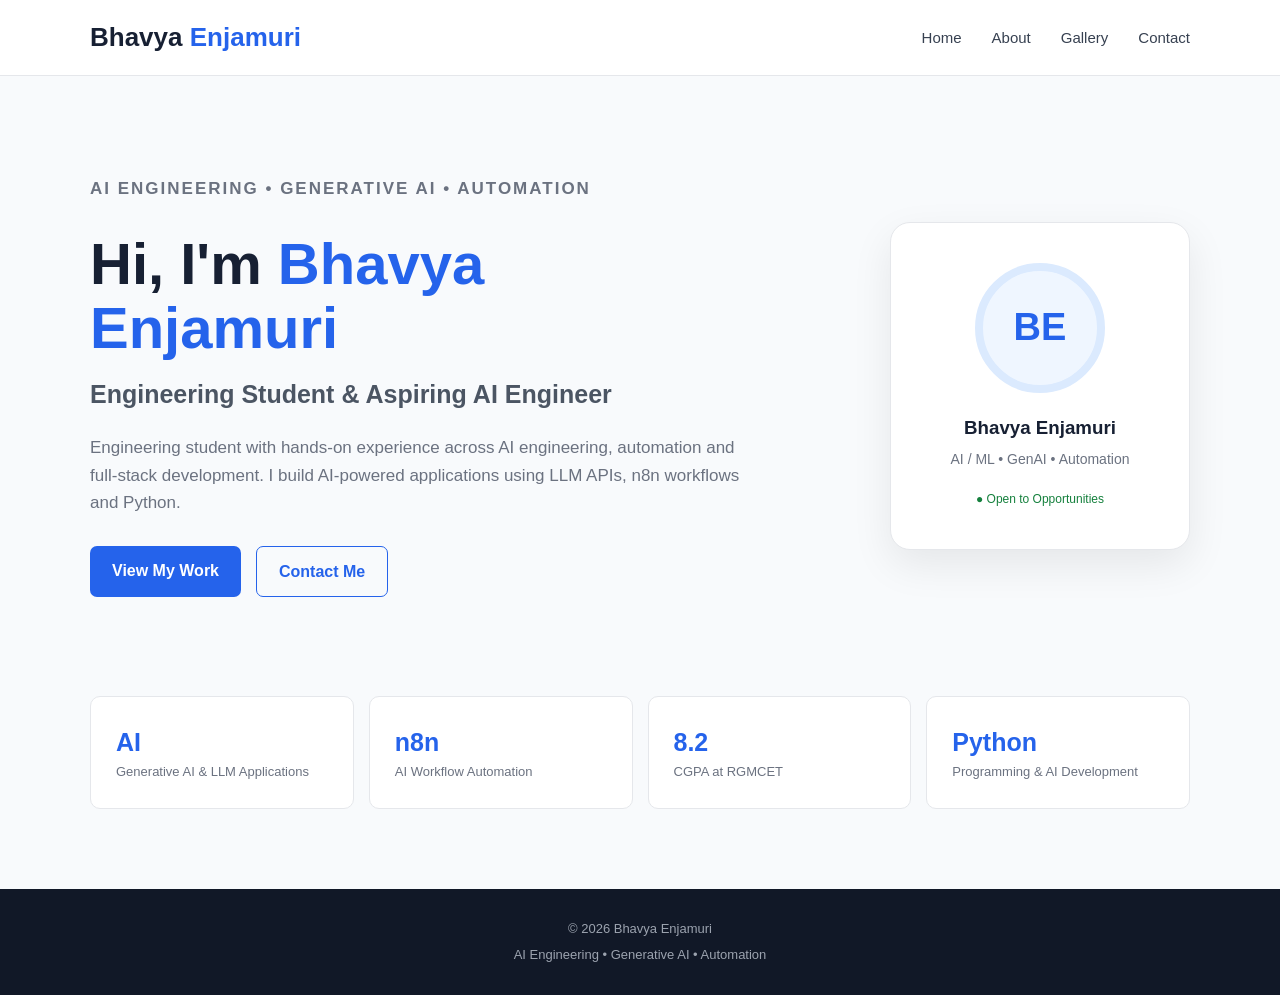
<file: index.html>
<!DOCTYPE html>
<html lang="en">

<head>

    <meta charset="UTF-8">

    <meta name="viewport"
          content="width=device-width, initial-scale=1.0">

    <title>Bhavya Enjamuri | AI Engineer</title>

    <!-- External CSS -->
    <link rel="stylesheet" href="style.css">

</head>

<body>

    <!-- ================= NAVBAR ================= -->

    <header>

        <nav class="navbar">

            <div class="logo">
                Bhavya<span> Enjamuri</span>
            </div>

            <div class="nav-links">

                <a href="index.html">Home</a>

                <a href="about.html">About</a>

                <a href="gallery.html">Gallery</a>

                <a href="contact.html">Contact</a>

            </div>

        </nav>

    </header>


    <!-- ================= HERO ================= -->

    <section class="hero">

        <div class="hero-content">

            <p class="tagline">
                AI ENGINEERING • GENERATIVE AI • AUTOMATION
            </p>

            <h1>
                Hi, I'm
                <span>Bhavya Enjamuri</span>
            </h1>

            <h2>
                Engineering Student & Aspiring AI Engineer
            </h2>

            <p>
                Engineering student with hands-on experience across
                AI engineering, automation and full-stack development.
                I build AI-powered applications using LLM APIs,
                n8n workflows and Python.
            </p>

            <div class="buttons">

                <a href="gallery.html"
                   class="btn primary">
                    View My Work
                </a>

                <a href="contact.html"
                   class="btn secondary">
                    Contact Me
                </a>

            </div>

        </div>


        <!-- Profile Card -->

        <div class="profile-card">

            <div class="profile-circle">
                BE
            </div>

            <h3>Bhavya Enjamuri</h3>

            <p>
                AI / ML • GenAI • Automation
            </p>

            <div class="status">
                ● Open to Opportunities
            </div>

        </div>

    </section>


    <!-- ================= HIGHLIGHTS ================= -->

    <section class="highlights">

        <div class="highlight">

            <h3>AI</h3>

            <p>
                Generative AI & LLM Applications
            </p>

        </div>


        <div class="highlight">

            <h3>n8n</h3>

            <p>
                AI Workflow Automation
            </p>

        </div>


        <div class="highlight">

            <h3>8.2</h3>

            <p>
                CGPA at RGMCET
            </p>

        </div>


        <div class="highlight">

            <h3>Python</h3>

            <p>
                Programming & AI Development
            </p>

        </div>

    </section>


    <!-- ================= FOOTER ================= -->

    <footer>

        <p>
            © 2026 Bhavya Enjamuri
        </p>

        <p>
            AI Engineering • Generative AI • Automation
        </p>

    </footer>

</body>

</html>
</file>
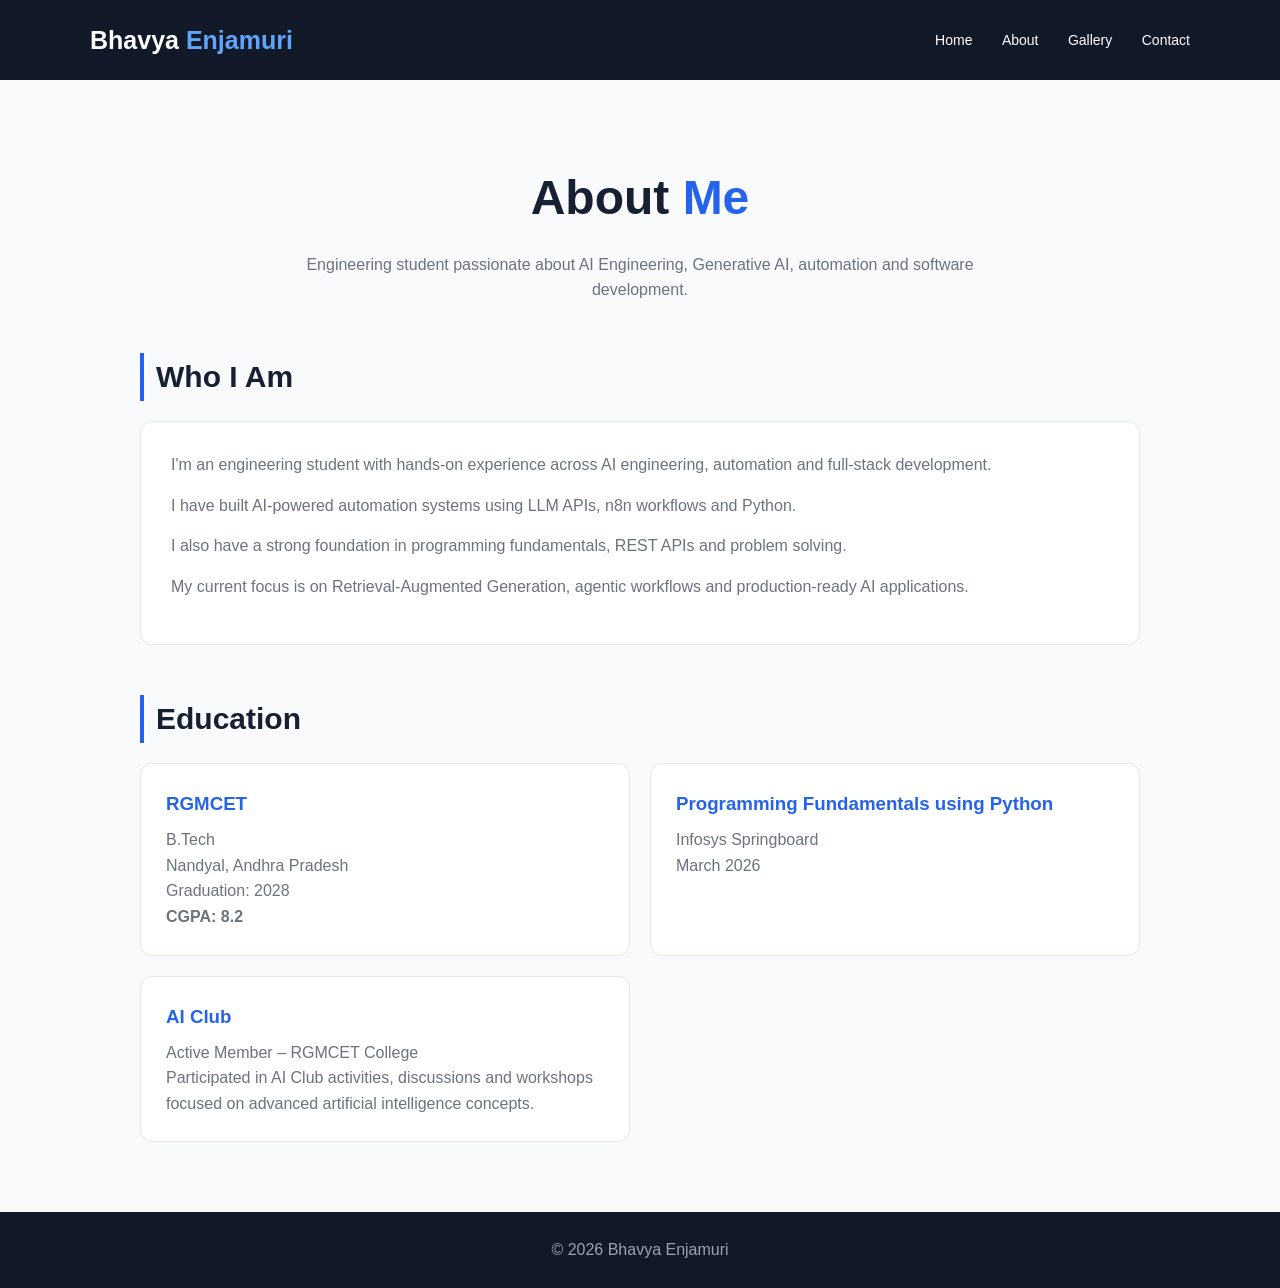
<file: about.html>
<!DOCTYPE html>
<html lang="en">

<head>

    <meta charset="UTF-8">

    <meta name="viewport"
          content="width=device-width, initial-scale=1.0">

    <title>About | Bhavya Enjamuri</title>


    <!-- INTERNAL CSS -->

    <style>

        * {
            margin: 0;
            padding: 0;
            box-sizing: border-box;
        }

        body {

            font-family: Arial, sans-serif;

            background: #f8fafc;

            color: #172033;

            line-height: 1.6;

        }

        header {

            background: #111827;

            padding: 20px 0;

        }

        nav {

            width: 90%;

            max-width: 1100px;

            margin: auto;

            display: flex;

            justify-content: space-between;

            align-items: center;

        }

        .logo {

            color: white;

            font-size: 25px;

            font-weight: bold;

        }

        .logo span {

            color: #60a5fa;

        }

        nav a {

            color: white;

            text-decoration: none;

            margin-left: 25px;

            font-size: 14px;

        }

        nav a:hover {

            color: #60a5fa;

        }

        .container {

            width: 90%;

            max-width: 1000px;

            margin: auto;

        }

        .hero {

            text-align: center;

            padding: 80px 0 50px;

        }

        .hero h1 {

            font-size: 48px;

            margin-bottom: 15px;

        }

        .hero h1 span {

            color: #2563eb;

        }

        .hero p {

            max-width: 750px;

            margin: auto;

            color: #6b7280;

        }

        .section {

            margin-bottom: 50px;

        }

        .section h2 {

            font-size: 30px;

            margin-bottom: 20px;

            border-left: 4px solid #2563eb;

            padding-left: 12px;

        }

        .about-box {

            background: white;

            padding: 30px;

            border-radius: 12px;

            border: 1px solid #e5e7eb;

        }

        .about-box p {

            color: #6b7280;

            margin-bottom: 15px;

        }

        .education {

            display: grid;

            grid-template-columns: 1fr 1fr;

            gap: 20px;

        }

        .card {

            background: white;

            padding: 25px;

            border-radius: 12px;

            border: 1px solid #e5e7eb;

        }

        .card h3 {

            color: #2563eb;

            margin-bottom: 8px;

        }

        .card p {

            color: #6b7280;

        }

        footer {

            background: #111827;

            color: #9ca3af;

            text-align: center;

            padding: 25px;

            margin-top: 70px;

        }

        @media(max-width: 700px) {

            .education {

                grid-template-columns: 1fr;

            }

            nav div:last-child {

                display: none;

            }

        }

    </style>

</head>


<body>


    <!-- NAVIGATION -->

    <header>

        <nav>

            <div class="logo">
                Bhavya<span> Enjamuri</span>
            </div>

            <div>

                <a href="index.html">Home</a>

                <a href="about.html">About</a>

                <a href="gallery.html">Gallery</a>

                <a href="contact.html">Contact</a>

            </div>

        </nav>

    </header>


    <!-- ABOUT -->

    <section class="hero">

        <div class="container">

            <h1>
                About <span>Me</span>
            </h1>

            <p>
                Engineering student passionate about AI Engineering,
                Generative AI, automation and software development.
            </p>

        </div>

    </section>


    <main class="container">


        <section class="section">

            <h2>Who I Am</h2>

            <div class="about-box">

                <p>
                    I'm an engineering student with hands-on experience
                    across AI engineering, automation and full-stack
                    development.
                </p>

                <p>
                    I have built AI-powered automation systems using
                    LLM APIs, n8n workflows and Python.
                </p>

                <p>
                    I also have a strong foundation in programming
                    fundamentals, REST APIs and problem solving.
                </p>

                <p>
                    My current focus is on Retrieval-Augmented
                    Generation, agentic workflows and production-ready
                    AI applications.
                </p>

            </div>

        </section>


        <!-- EDUCATION -->

        <section class="section">

            <h2>Education</h2>

            <div class="education">

                <div class="card">

                    <h3>RGMCET</h3>

                    <p>
                        B.Tech
                    </p>

                    <p>
                        Nandyal, Andhra Pradesh
                    </p>

                    <p>
                        Graduation: 2028
                    </p>

                    <p>
                        <strong>CGPA: 8.2</strong>
                    </p>

                </div>


                <div class="card">

                    <h3>Programming Fundamentals using Python</h3>

                    <p>
                        Infosys Springboard
                    </p>

                    <p>
                        March 2026
                    </p>

                </div>


                <div class="card">

                    <h3>AI Club</h3>

                    <p>
                        Active Member – RGMCET College
                    </p>

                    <p>
                        Participated in AI Club activities,
                        discussions and workshops focused on
                        advanced artificial intelligence concepts.
                    </p>

                </div>

            </div>

        </section>

    </main>


    <footer>

        © 2026 Bhavya Enjamuri

    </footer>


</body>

</html>
</file>
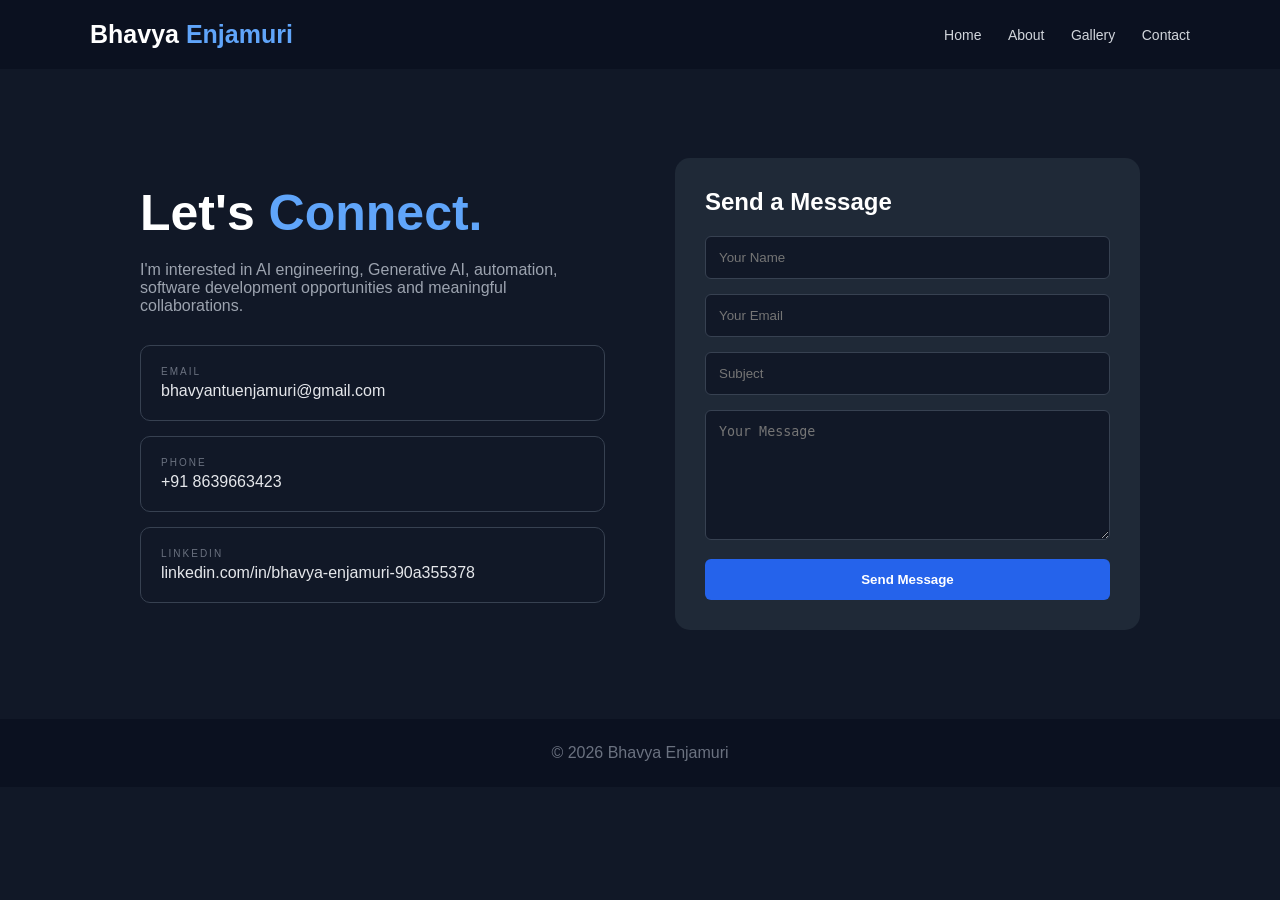
<file: contact.html>
<!DOCTYPE html>
<html lang="en">

<head>

    <meta charset="UTF-8">

    <meta name="viewport"
          content="width=device-width, initial-scale=1.0">

    <title>Contact | Bhavya Enjamuri</title>


    <!-- INTERNAL CSS -->

    <style>

        * {

            margin: 0;

            padding: 0;

            box-sizing: border-box;

        }

        body {

            font-family: Arial, sans-serif;

            background: #111827;

            color: white;

        }

        header {

            background: #0b1120;

            padding: 20px 0;

        }

        nav {

            width: 90%;

            max-width: 1100px;

            margin: auto;

            display: flex;

            justify-content: space-between;

            align-items: center;

        }

        .logo {

            font-size: 25px;

            font-weight: bold;

        }

        .logo span {

            color: #60a5fa;

        }

        nav a {

            color: #d1d5db;

            text-decoration: none;

            margin-left: 22px;

            font-size: 14px;

        }

        nav a:hover {

            color: #60a5fa;

        }

        .container {

            width: 90%;

            max-width: 1000px;

            margin: auto;

        }

        .contact {

            min-height: 650px;

            display: grid;

            grid-template-columns: 1fr 1fr;

            gap: 70px;

            align-items: center;

        }

        .contact h1 {

            font-size: 50px;

            line-height: 1.1;

            margin-bottom: 20px;

        }

        .contact h1 span {

            color: #60a5fa;

        }

        .contact-text p {

            color: #9ca3af;

            margin-bottom: 30px;

        }

        .details {

            display: flex;

            flex-direction: column;

            gap: 15px;

        }

        .detail {

            padding: 20px;

            border: 1px solid #374151;

            border-radius: 10px;

        }

        .detail small {

            display: block;

            color: #6b7280;

            font-size: 10px;

            letter-spacing: 2px;

            margin-bottom: 5px;

        }

        .detail a {

            color: #e5e7eb;

            text-decoration: none;

        }

        .detail a:hover {

            color: #60a5fa;

        }

        .form {

            background: #1f2937;

            padding: 30px;

            border-radius: 15px;

        }

        .form h2 {

            margin-bottom: 20px;

        }

        input,
        textarea {

            width: 100%;

            padding: 13px;

            margin-bottom: 15px;

            border: 1px solid #374151;

            border-radius: 6px;

            background: #111827;

            color: white;

            outline: none;

        }

        textarea {

            height: 130px;

            resize: vertical;

        }

        input:focus,
        textarea:focus {

            border-color: #60a5fa;

        }

        button {

            width: 100%;

            padding: 13px;

            border: none;

            border-radius: 6px;

            background: #2563eb;

            color: white;

            font-weight: bold;

            cursor: pointer;

        }

        button:hover {

            background: #1d4ed8;

        }

        footer {

            background: #0b1120;

            color: #6b7280;

            text-align: center;

            padding: 25px;

        }

        @media(max-width: 750px) {

            .contact {

                grid-template-columns: 1fr;

                padding: 70px 0;

            }

            nav div:last-child {

                display: none;

            }

            .contact h1 {

                font-size: 40px;

            }

        }

    </style>

</head>


<body>


    <!-- NAVIGATION -->

    <header>

        <nav>

            <div class="logo">
                Bhavya<span> Enjamuri</span>
            </div>

            <div>

                <a href="index.html">Home</a>

                <a href="about.html">About</a>

                <a href="gallery.html">Gallery</a>

                <a href="contact.html">Contact</a>



            </div>

        </nav>

    </header>


    <!-- CONTACT -->

    <main class="container">

        <section class="contact">


            <div class="contact-text">

                <h1>
                    Let's
                    <span>Connect.</span>
                </h1>

                <p>
                    I'm interested in AI engineering, Generative AI,
                    automation, software development opportunities
                    and meaningful collaborations.
                </p>


                <div class="details">


                    <div class="detail">

                        <small>EMAIL</small>

                        <a href="mailto:bhavyantuenjamuri@gmail.com">
                            bhavyantuenjamuri@gmail.com
                        </a>

                    </div>


                    <div class="detail">

                        <small>PHONE</small>

                        <a href="tel:+918639663423">
                            +91 8639663423
                        </a>

                    </div>


                    <div class="detail">

                        <small>LINKEDIN</small>

                        <a
                            href="https://linkedin.com/in/bhavya-enjamuri-90a355378"
                            target="_blank">

                            linkedin.com/in/bhavya-enjamuri-90a355378

                        </a>

                    </div>

                </div>

            </div>


            <!-- CONTACT FORM -->

            <div class="form">

                <h2>
                    Send a Message
                </h2>

                <form>

                    <input
                        type="text"
                        placeholder="Your Name"
                        required>

                    <input
                        type="email"
                        placeholder="Your Email"
                        required>

                    <input
                        type="text"
                        placeholder="Subject"
                        required>

                    <textarea
                        placeholder="Your Message"
                        required></textarea>

                    <button type="submit">
                        Send Message
                    </button>

                </form>

            </div>


        </section>

    </main>


    <footer>

        © 2026 Bhavya Enjamuri

    </footer>


</body>

</html>
</file>
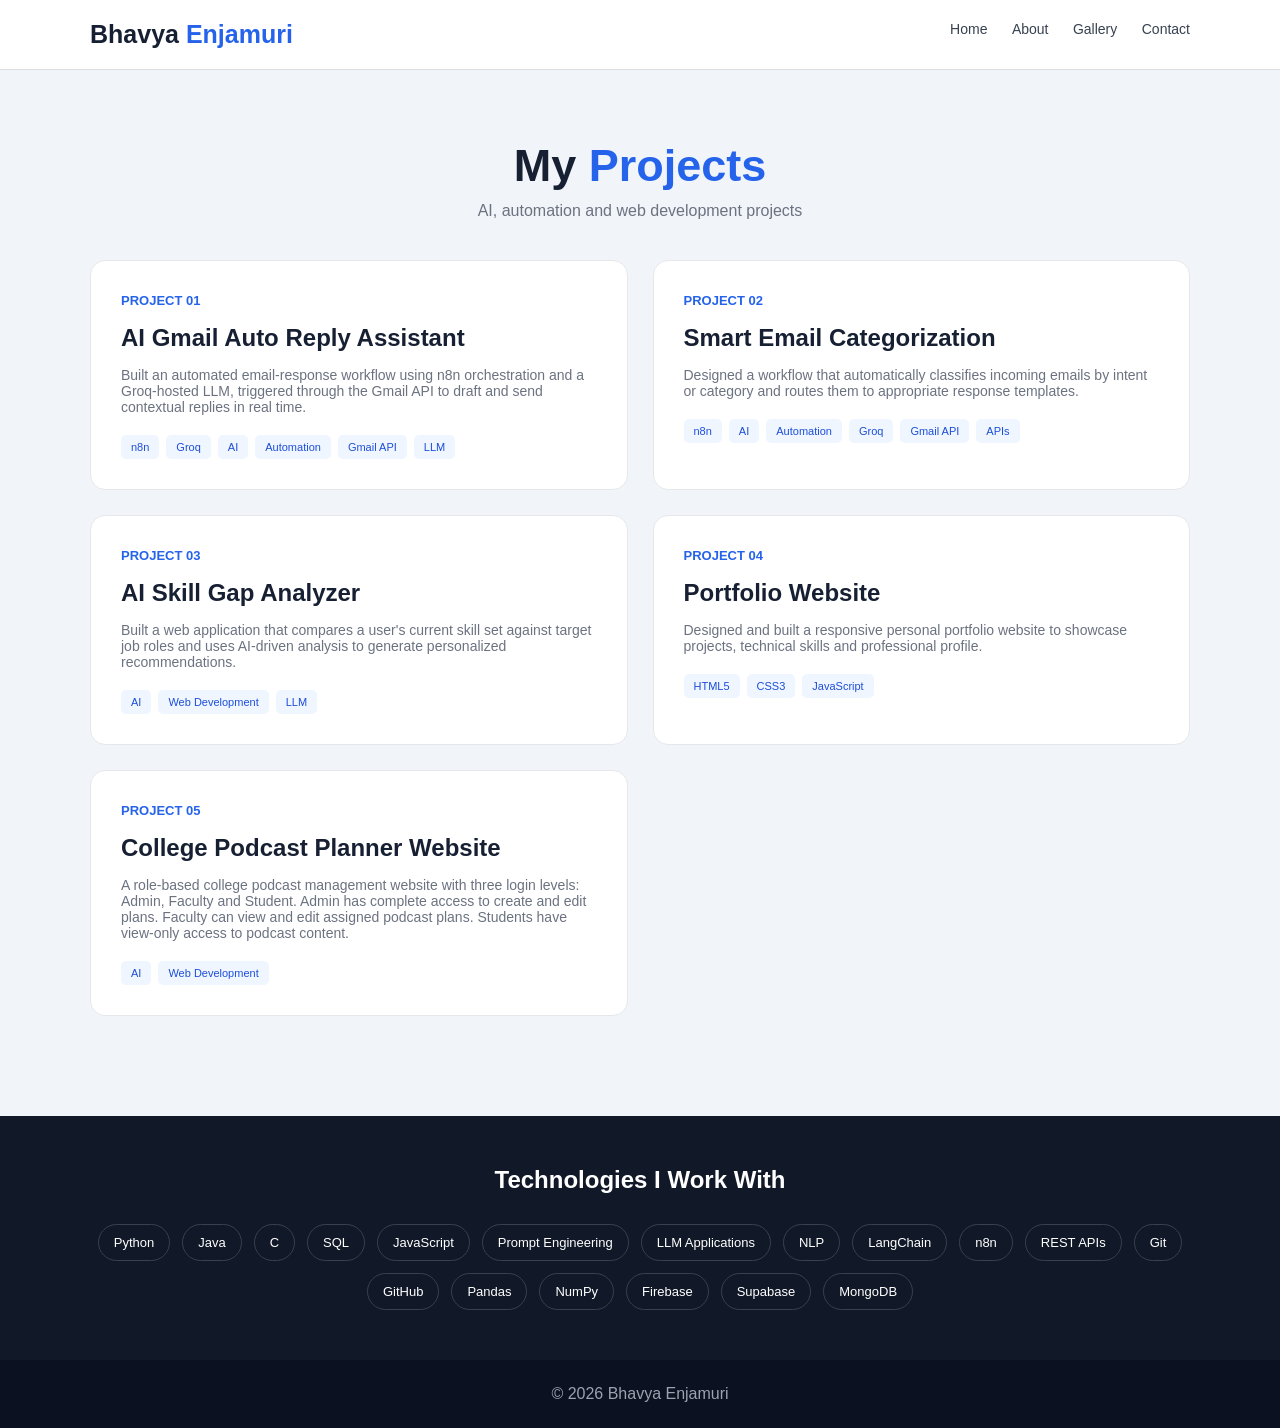
<file: gallery.html>
<!DOCTYPE html>
<html lang="en">

<head>

    <meta charset="UTF-8">

    <meta name="viewport"
          content="width=device-width, initial-scale=1.0">

    <title>Gallery | Bhavya Enjamuri</title>


    <!-- INTERNAL CSS -->

    <style>

        * {

            margin: 0;

            padding: 0;

            box-sizing: border-box;

        }

        body {

            font-family: Arial, sans-serif;

            background: #f1f5f9;

            color: #172033;

        }

        header {

            background: white;

            border-bottom: 1px solid #ddd;

            padding: 20px 0;

        }

        nav {

            width: 90%;

            max-width: 1100px;

            margin: auto;

            display: flex;

            justify-content: space-between;

        }

        .logo {

            font-size: 25px;

            font-weight: bold;

        }

        .logo span {

            color: #2563eb;

        }

        nav a {

            text-decoration: none;

            color: #374151;

            margin-left: 20px;

            font-size: 14px;

        }

        nav a:hover {

            color: #2563eb;

        }

        .container {

            width: 90%;

            max-width: 1100px;

            margin: auto;

        }

        .title {

            text-align: center;

            padding: 70px 0 40px;

        }

        .title h1 {

            font-size: 45px;

        }

        .title span {

            color: #2563eb;

        }

        .title p {

            color: #6b7280;

            margin-top: 10px;

        }

        .gallery {

            display: grid;

            grid-template-columns: 1fr 1fr;

            gap: 25px;

            padding-bottom: 80px;

        }

        .project {

            background: white;

            padding: 30px;

            border-radius: 15px;

            border: 1px solid #e5e7eb;

            transition: 0.3s;

        }

        .project:hover {

            transform: translateY(-7px);

            box-shadow:
                0 15px 35px rgba(0,0,0,0.08);

        }

        .number {

            color: #2563eb;

            font-weight: bold;

            font-size: 13px;

        }

        .project h2 {

            margin: 15px 0;

        }

        .project p {

            color: #6b7280;

            font-size: 14px;

            margin-bottom: 20px;

        }

        .tags {

            display: flex;

            flex-wrap: wrap;

            gap: 7px;

        }

        .tags span {

            background: #eff6ff;

            color: #1d4ed8;

            padding: 6px 10px;

            border-radius: 5px;

            font-size: 11px;

        }

        .skills {

            background: #111827;

            color: white;

            padding: 50px 0;

            margin-top: 20px;

        }

        .skills h2 {

            text-align: center;

            margin-bottom: 30px;

        }

        .skill-list {

            display: flex;

            justify-content: center;

            flex-wrap: wrap;

            gap: 12px;

        }

        .skill-list span {

            padding: 10px 15px;

            border: 1px solid #374151;

            border-radius: 20px;

            font-size: 13px;

        }

        footer {

            background: #0b1120;

            color: #9ca3af;

            padding: 25px;

            text-align: center;

        }

        @media(max-width: 700px) {

            .gallery {

                grid-template-columns: 1fr;

            }

            nav div:last-child {

                display: none;

            }

        }

    </style>

</head>


<body>


    <!-- NAVBAR -->

    <header>

        <nav>

            <div class="logo">
                Bhavya<span> Enjamuri</span>
            </div>

            <div>

                <a href="index.html">Home</a>

                <a href="about.html">About</a>

                <a href="gallery.html">Gallery</a>

                <a href="contact.html">Contact</a>

            </div>

        </nav>

    </header>


    <!-- TITLE -->

    <section class="title">

        <div class="container">

            <h1>
                My <span>Projects</span>
            </h1>

            <p>
                AI, automation and web development projects
            </p>

        </div>

    </section>


    <!-- PROJECTS -->

    <section class="container">

        <div class="gallery">


            <div class="project">

                <span class="number">
                    PROJECT 01
                </span>

                <h2>
                    AI Gmail Auto Reply Assistant
                </h2>

                <p>
                    Built an automated email-response workflow
                    using n8n orchestration and a Groq-hosted LLM,
                    triggered through the Gmail API to draft and
                    send contextual replies in real time.
                </p>

                <div class="tags">

                    <span>n8n</span>

                    <span>Groq</span>

                    <span>AI</span>

                    <span>Automation</span>

                    <span>Gmail API</span>

                    <span>LLM</span>

                </div>

            </div>


            <div class="project">

                <span class="number">
                    PROJECT 02
                </span>

                <h2>
                    Smart Email Categorization
                </h2>

                <p>
                    Designed a workflow that automatically
                    classifies incoming emails by intent or
                    category and routes them to appropriate
                    response templates.
                </p>

                <div class="tags">

                    <span>n8n</span>

                    <span>AI</span>

                    <span>Automation</span>

                    <span>Groq</span>

                    <span>Gmail API</span>

                    <span>APIs</span>

                </div>

            </div>


            <div class="project">

                <span class="number">
                    PROJECT 03
                </span>

                <h2>
                    AI Skill Gap Analyzer
                </h2>

                <p>
                    Built a web application that compares a user's
                    current skill set against target job roles and
                    uses AI-driven analysis to generate personalized
                    recommendations.
                </p>

                <div class="tags">

                    <span>AI</span>

                    <span>Web Development</span>

                    <span>LLM</span>

                </div>

            </div>


            <div class="project">

                <span class="number">
                    PROJECT 04
                </span>

                <h2>
                    Portfolio Website
                </h2>

                <p>
                    Designed and built a responsive personal
                    portfolio website to showcase projects,
                    technical skills and professional profile.
                </p>

                <div class="tags">

                    <span>HTML5</span>

                    <span>CSS3</span>

                    <span>JavaScript</span>

                </div>

            </div>

            <div class="project">

                <span class="number">
                    PROJECT 05
                </span>

                <h2>
                    College Podcast Planner Website
                </h2>

                <p>
                   A role-based college podcast management website
                   with three login levels: Admin, Faculty and Student.

                   Admin has complete access to create and edit plans.
                   Faculty can view and edit assigned podcast plans.
                   Students have view-only access to podcast content.
                </p>

                <div class="tags">

                    <span>AI</span>

                    <span>Web Development</span>

            

                </div>

            </div>



        </div>

    </section>


    <!-- SKILLS -->

    <section class="skills">

        <div class="container">

            <h2>
                Technologies I Work With
            </h2>

            <div class="skill-list">

                <span>Python</span>

                <span>Java</span>

                <span>C</span>

                <span>SQL</span>

                <span>JavaScript</span>

                <span>Prompt Engineering</span>

                <span>LLM Applications</span>

                <span>NLP</span>

                <span>LangChain</span>

                <span>n8n</span>

                <span>REST APIs</span>

                <span>Git</span>

                <span>GitHub</span>

                <span>Pandas</span>

                <span>NumPy</span>

                <span>Firebase</span>

                <span>Supabase</span>

                <span>MongoDB</span>

            </div>

        </div>

    </section>


    <footer>

        © 2026 Bhavya Enjamuri

    </footer>


</body>

</html>
</file>
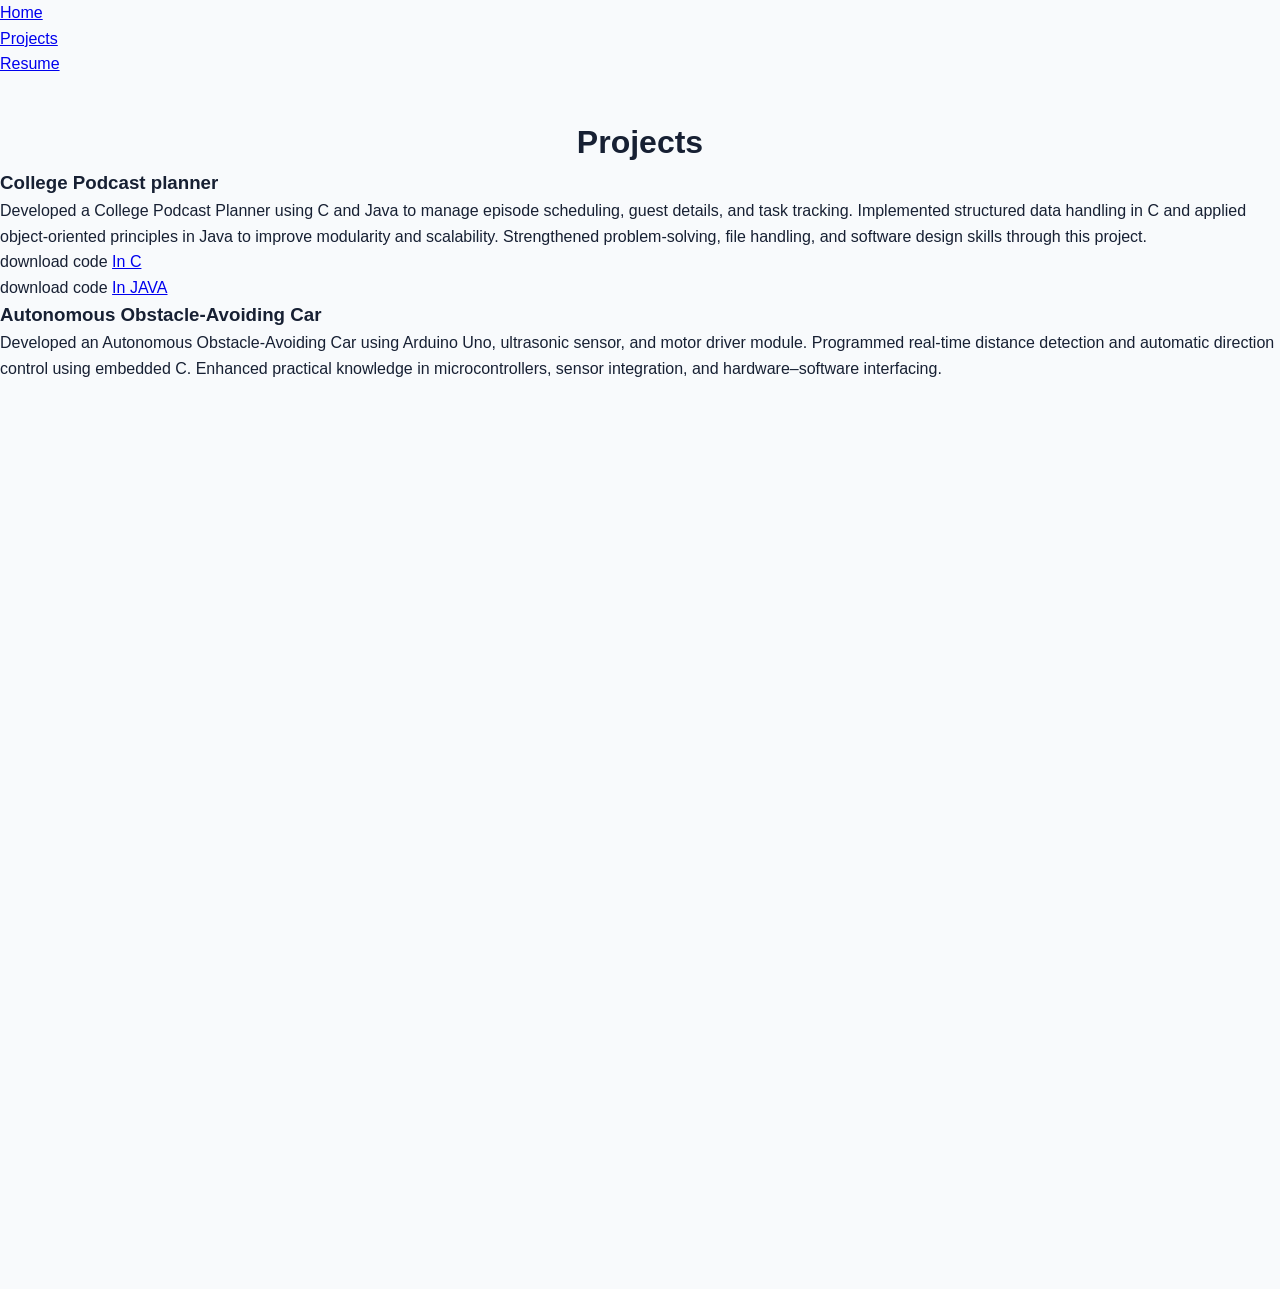
<file: project.html>
<!DOCTYPE html>
<html>
<head>
  <title>Projects</title>
  <link rel="icon" type="png" href="/home/rguktvalley/Downloads/bhavyalogo.png">
  <link rel="stylesheet" href="style.css">
</head>
<body>

<nav>
  <ul>
    <li><a href="index.html">Home</a></li>
    <li><a href="project.html" class="active">Projects</a></li>
    <li><a href="resume.html">Resume</a></li>
  </ul>
</nav>

<h1 style="text-align:center;margin-top:40px;">Projects</h1>

<section class="section">
  <div class="card">
    <h3>College Podcast planner</h3>
    <p>Developed a College Podcast Planner using C and Java to manage episode scheduling, guest details, and task tracking.
      Implemented structured data handling in C and applied object-oriented principles in Java to improve modularity and scalability.
      Strengthened problem-solving, file handling, and software design skills through this project.</p>
    <p>download code <a href="/home/rguktvalley/Desktop/projects/c/fullproject.c">In C </a></p>
    <p>download code <a href="/home/rguktvalley/Desktop/projects/Project.class">In JAVA </a></p>
</div>
</section>
<section class="section">
  <div class="card">
    <h3>Autonomous Obstacle-Avoiding Car</h3>
    <p>Developed an Autonomous Obstacle-Avoiding Car using Arduino Uno, ultrasonic sensor, and motor driver module.
      Programmed real-time distance detection and automatic direction control using embedded C.
      Enhanced practical knowledge in microcontrollers, sensor integration, and hardware–software interfacing.</p>
</section>
<script src="liquid.js"></script>
</body>
</html>
</file>
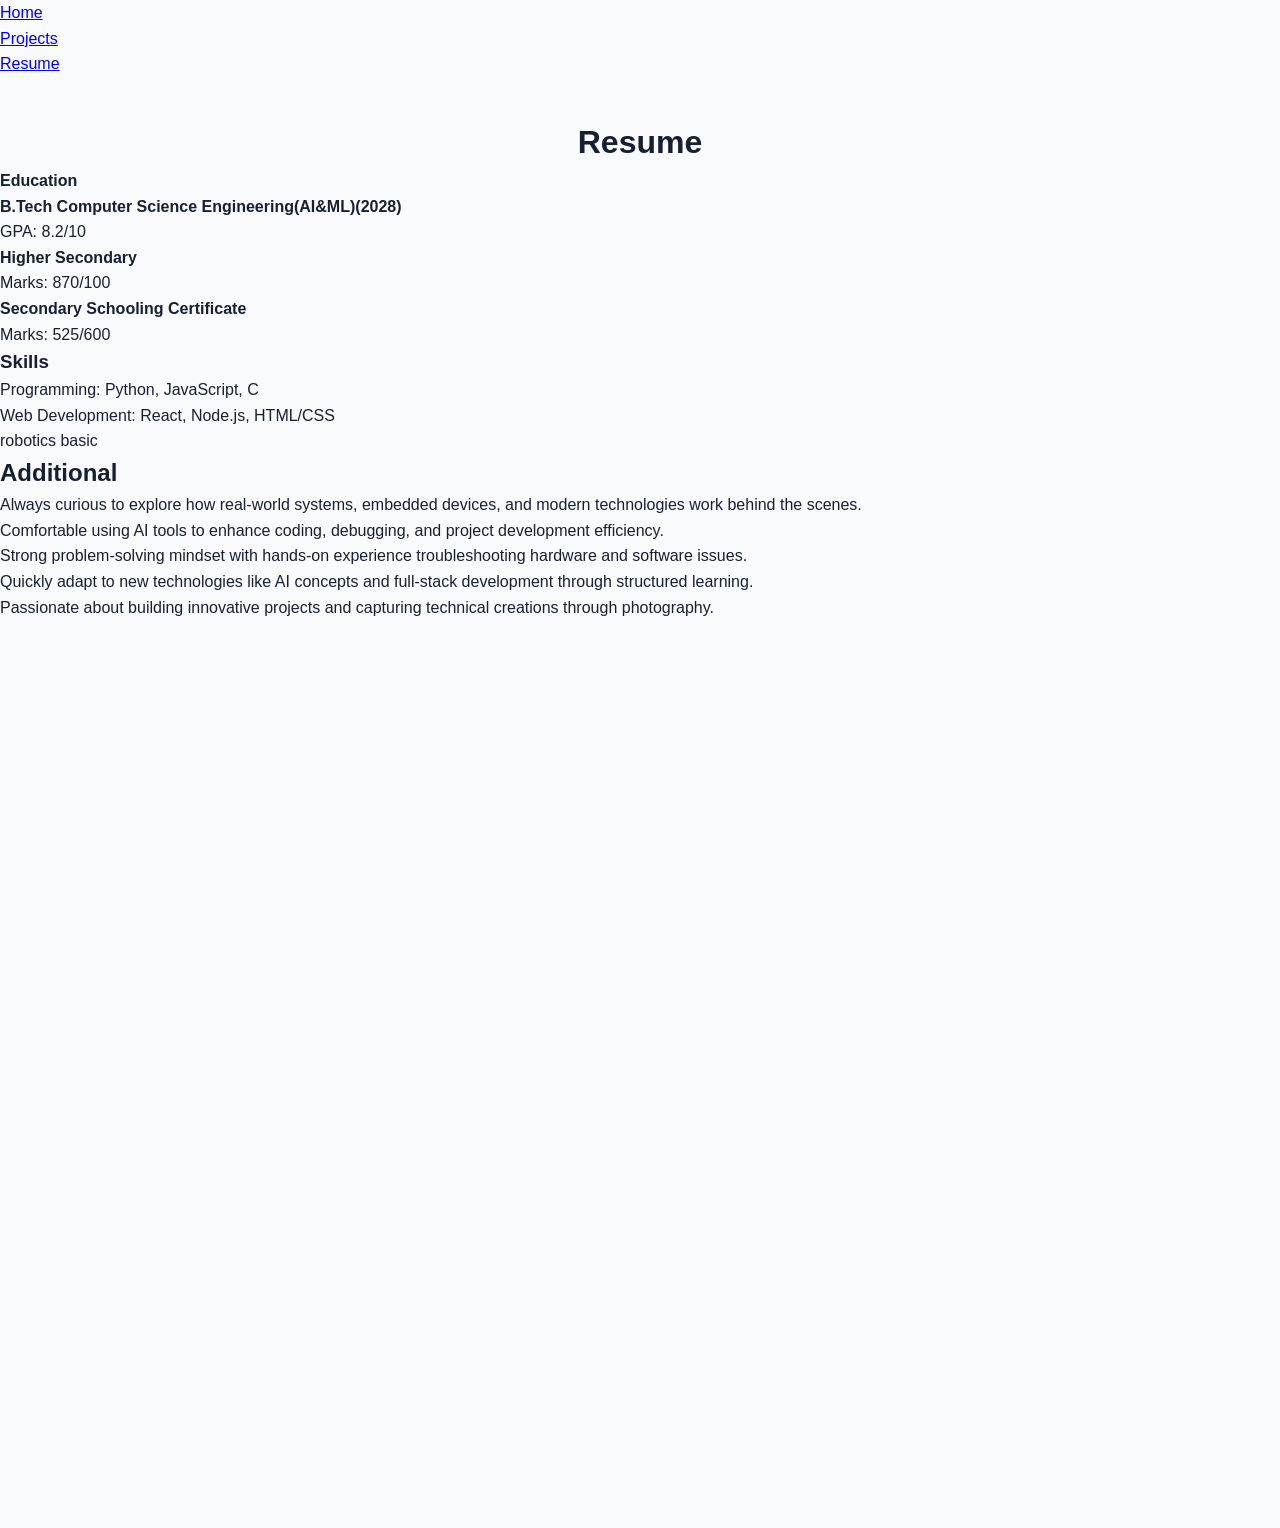
<file: resume.html>
<!DOCTYPE html>
<html>
<head>
  <title>Resume</title>
  <link rel="icon" type="png" href="/home/rguktvalley/Downloads/bhavyalogo.png">
  <link rel="stylesheet" href="style.css">
</head>
<body>
  
<nav>
  <ul>
    <li><a href="index.html">Home</a></li>
    <li><a href="project.html">Projects</a></li>
    <li><a href="resume.html" class="active">Resume</a></li>
  </ul>
</nav>

<h1 style="text-align:center;margin-top:40px;">Resume</h1>

<section class="section">
  <div class="card">
    <h4>Education</h4>
    <p><b>B.Tech Computer Science Engineering(AI&ML)(2028)</b></p>
    <p>GPA: 8.2/10</p>
    <p><b>Higher Secondary</b></p>
    <p>Marks: 870/100</p>
    <p><b>Secondary Schooling Certificate</b></p>
    <p>Marks: 525/600</p>

  </div>
</section>

<section class="section">
  <div class="card">
    <h3>Skills</h3>
    <ul>
      <li>Programming: Python, JavaScript, C</li>
      <li>Web Development: React, Node.js, HTML/CSS</li>
      <li>robotics basic</li>
    </ul>
  </div>
</section>
<section class="section">
  <div class="card">
    <h2>Additional</h2>
    <ul>
    <li>Always curious to explore how real-world systems, embedded devices, and modern technologies work behind the scenes.</li>
    <li>Comfortable using AI tools to enhance coding, debugging, and project development efficiency.</li>
    <li>Strong problem-solving mindset with hands-on experience troubleshooting hardware and software issues.</li>
    <li>Quickly adapt to new technologies like AI concepts and full-stack development through structured learning.</li>
    <li>Passionate about building innovative projects and capturing technical creations through photography.</li>
    </ul>
  </div>  
</section>

<script src="liquid.js"></script>
</body>
</html>
</file>
<file: style.css>
/* =====================================
   GENERAL
===================================== */

* {
    margin: 0;
    padding: 0;
    box-sizing: border-box;
}

html {
    scroll-behavior: smooth;
}

body {

    font-family: Arial, Helvetica, sans-serif;

    background: #f8fafc;

    color: #172033;

    line-height: 1.6;
}


/* =====================================
   NAVBAR
===================================== */

header {

    background: white;

    border-bottom: 1px solid #e5e7eb;

}

.navbar {

    width: 90%;

    max-width: 1100px;

    margin: auto;

    height: 75px;

    display: flex;

    align-items: center;

    justify-content: space-between;

}

.logo {

    font-size: 26px;

    font-weight: bold;

}

.logo span {

    color: #2563eb;

}

.nav-links {

    display: flex;

    gap: 30px;

}

.nav-links a {

    text-decoration: none;

    color: #374151;

    font-size: 15px;

    transition: 0.3s;

}

.nav-links a:hover {

    color: #2563eb;

}


/* =====================================
   HERO
===================================== */

.hero {

    width: 90%;

    max-width: 1100px;

    margin: auto;

    min-height: 620px;

    display: flex;

    justify-content: space-between;

    align-items: center;

    gap: 60px;

}

.hero-content {

    max-width: 650px;

}

.tagline {

    color: #2563eb;

    font-size: 12px;

    font-weight: bold;

    letter-spacing: 2px;

    margin-bottom: 15px;

}

.hero h1 {

    font-size: 58px;

    line-height: 1.1;

    margin-bottom: 15px;

}

.hero h1 span {

    color: #2563eb;

}

.hero h2 {

    font-size: 25px;

    color: #4b5563;

    margin-bottom: 20px;

}

.hero-content > p {

    color: #6b7280;

    font-size: 17px;

    margin-bottom: 30px;

}


/* =====================================
   BUTTONS
===================================== */

.buttons {

    display: flex;

    gap: 15px;

}

.btn {

    text-decoration: none;

    padding: 12px 22px;

    border-radius: 7px;

    font-weight: bold;

    transition: 0.3s;

}

.primary {

    background: #2563eb;

    color: white;

}

.primary:hover {

    background: #1d4ed8;

}

.secondary {

    border: 1px solid #2563eb;

    color: #2563eb;

}

.secondary:hover {

    background: #eff6ff;

}


/* =====================================
   PROFILE CARD
===================================== */

.profile-card {

    width: 300px;

    padding: 40px 25px;

    background: white;

    border: 1px solid #e5e7eb;

    border-radius: 20px;

    text-align: center;

    box-shadow:
        0 15px 40px rgba(0, 0, 0, 0.08);

}

.profile-circle {

    width: 130px;

    height: 130px;

    margin: auto;

    margin-bottom: 20px;

    border-radius: 50%;

    background: #eff6ff;

    border: 8px solid #dbeafe;

    color: #2563eb;

    display: flex;

    align-items: center;

    justify-content: center;

    font-size: 38px;

    font-weight: bold;

}

.profile-card h3 {

    margin-bottom: 5px;

}

.profile-card p {

    color: #6b7280;

    font-size: 14px;

}

.status {

    margin-top: 20px;

    color: #15803d;

    font-size: 12px;

}


/* =====================================
   HIGHLIGHTS
===================================== */

.highlights {

    width: 90%;

    max-width: 1100px;

    margin: auto;

    display: grid;

    grid-template-columns:
        repeat(4, 1fr);

    gap: 15px;

    padding-bottom: 80px;

}

.highlight {

    padding: 25px;

    background: white;

    border: 1px solid #e5e7eb;

    border-radius: 10px;

}

.highlight h3 {

    color: #2563eb;

    font-size: 25px;

}

.highlight p {

    color: #6b7280;

    font-size: 13px;

}


/* =====================================
   FOOTER
===================================== */

footer {

    background: #111827;

    color: #9ca3af;

    padding: 25px;

    text-align: center;

    font-size: 13px;

}

footer p {

    margin: 5px;

}


/* =====================================
   RESPONSIVE
===================================== */

@media (max-width: 800px) {

    .nav-links {

        gap: 12px;

    }

    .hero {

        flex-direction: column;

        text-align: center;

        padding: 70px 0;

    }

    .hero h1 {

        font-size: 45px;

    }

    .buttons {

        justify-content: center;

    }

    .highlights {

        grid-template-columns:
            repeat(2, 1fr);

    }

}


@media (max-width: 500px) {

    .nav-links {

        display: none;

    }

    .highlights {

        grid-template-columns: 1fr;

    }

    .profile-card {

        width: 280px;

    }

}
</file>
